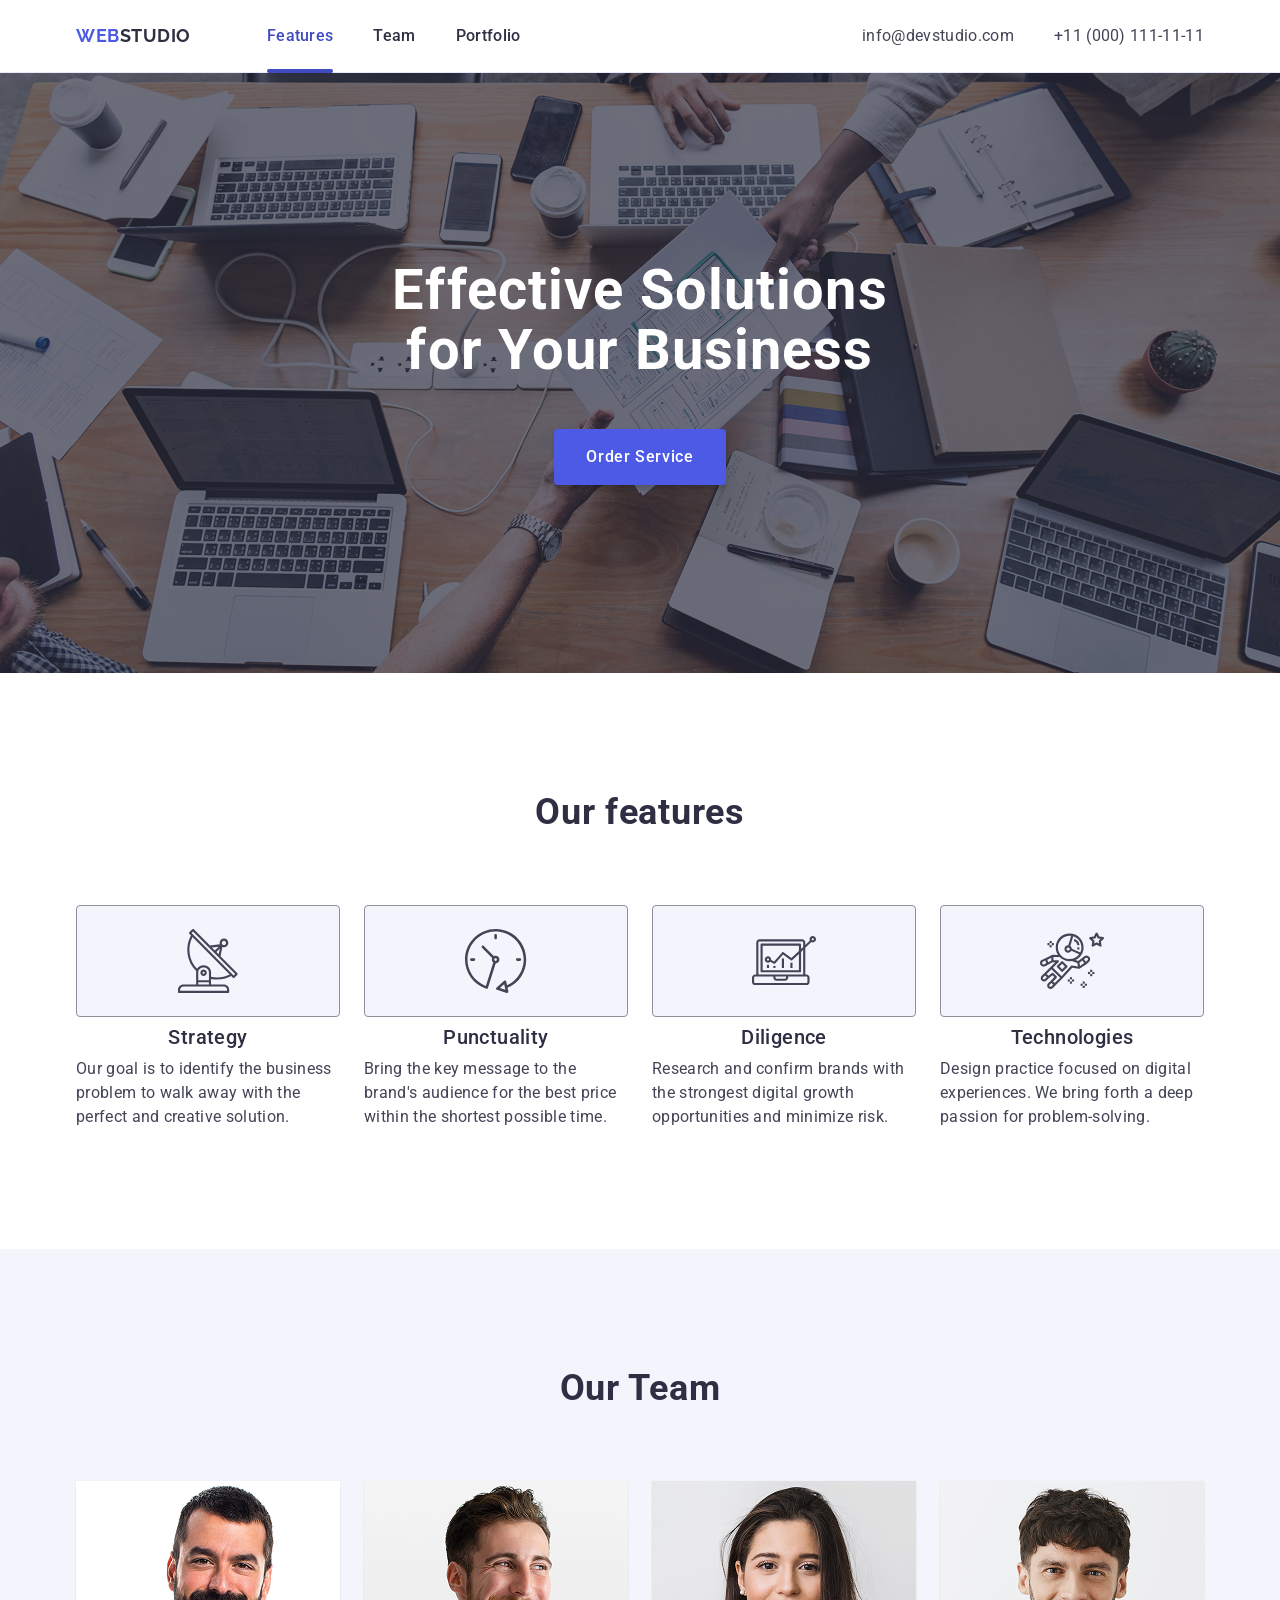
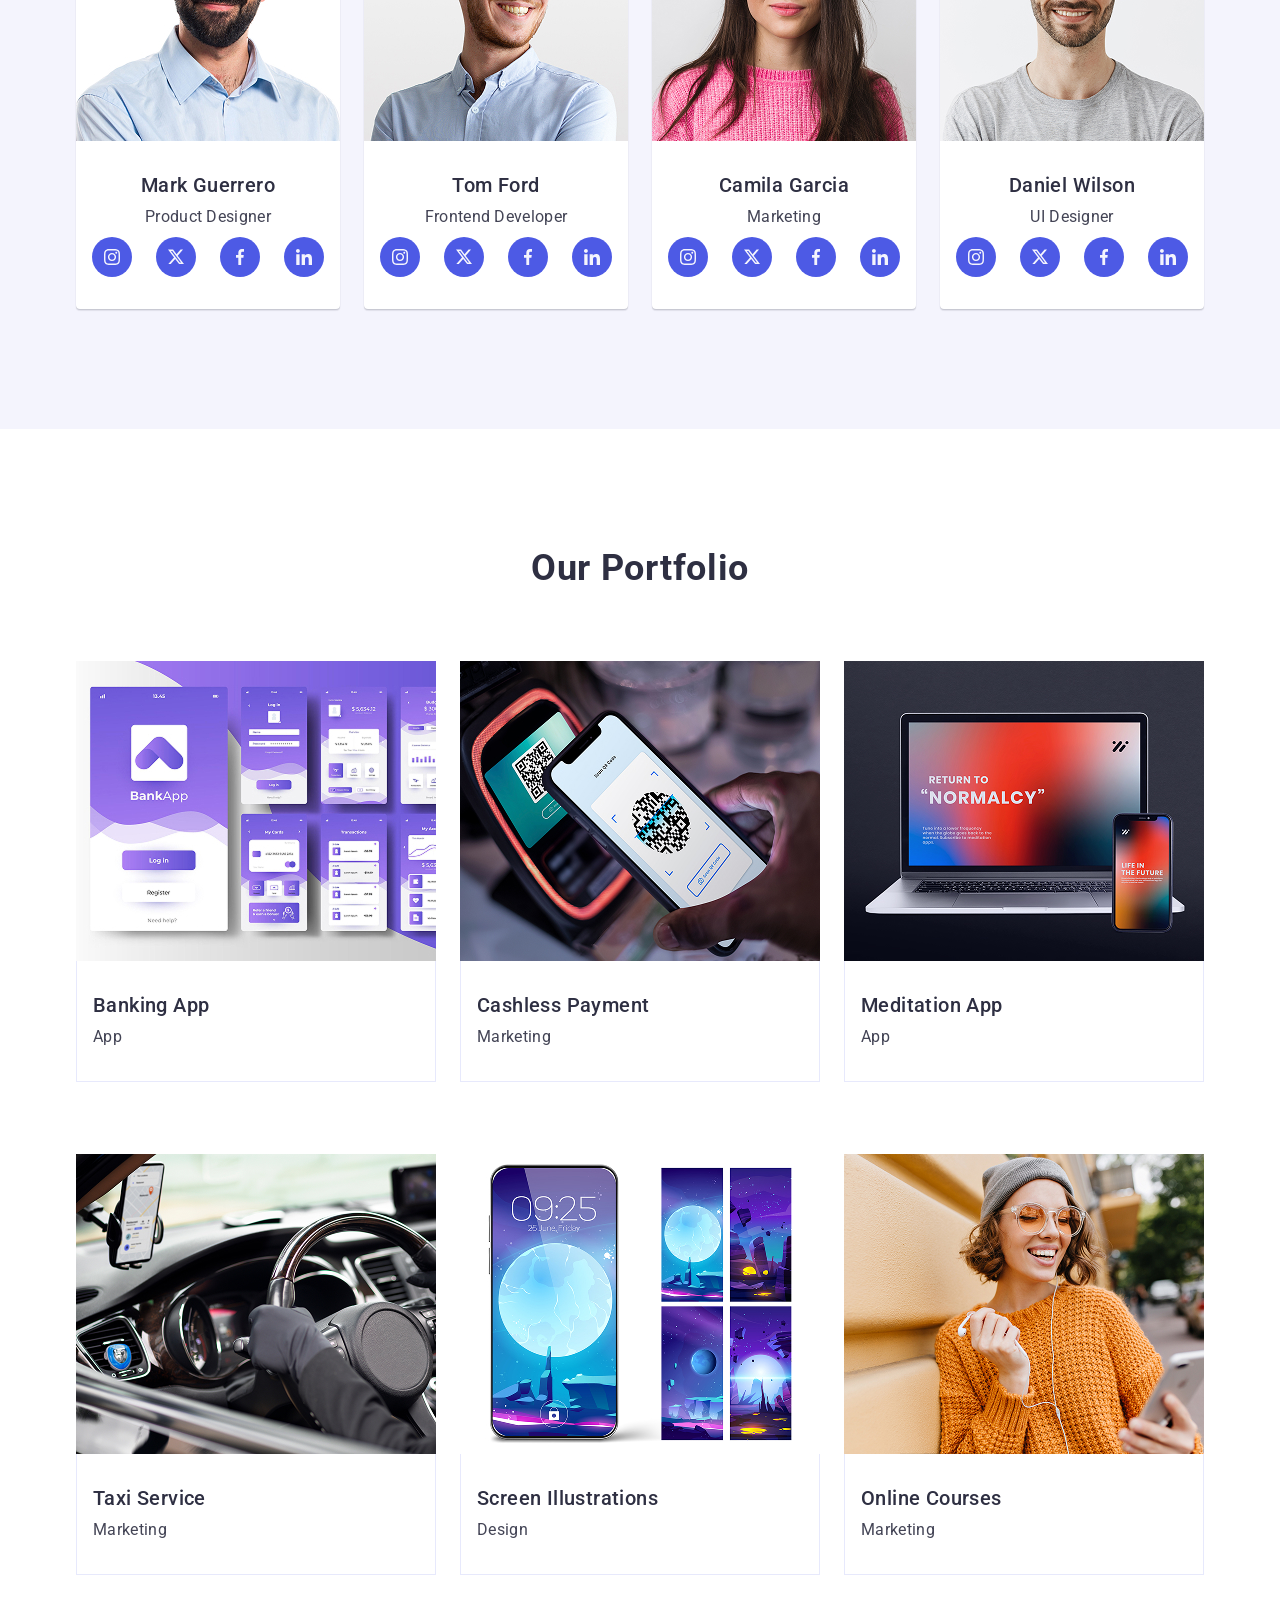
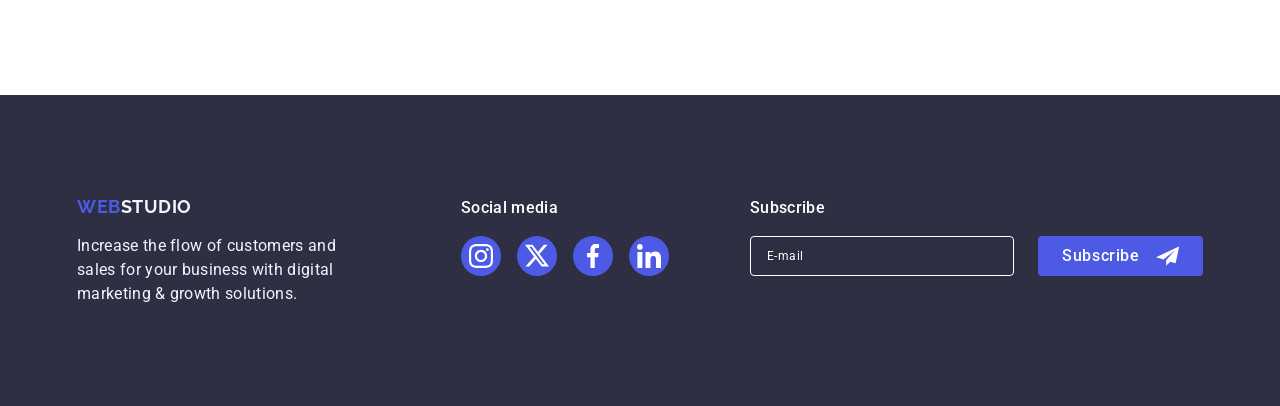
<file: index.html>
<!DOCTYPE html>
<html lang="en">
<head>
    <meta charset="UTF-8">
    <link rel="stylesheet" href="https://cdn.jsdelivr.net/npm/modern-normalize@3.0.1/modern-normalize.min.css">
    <link rel="preconnect" href="https://fonts.googleapis.com">
    <link rel="preconnect" href="https://fonts.gstatic.com" crossorigin>
    <link href="https://fonts.googleapis.com/css2?family=Raleway:ital,wght@0,100..900;1,100..900&family=Roboto:ital,wght@0,100..900;1,100..900&display=swap" rel="stylesheet">
    <link rel="stylesheet" href="./css/main.css">
    <meta name="viewport" content="width=device-width, initial-scale=1.0">
    <title>Main page</title>
</head>
<body>
    <header id="header" class="header">
    <div class="container container-header">
        <a href="./index.html" class="logo"><span class="web">WEB</span><span class="studio">STUDIO</span></a>
        <button class="menu-button" type="button">
    <svg class="menu-icon" width="24" height="24">
        <use href="./images/icons.svg#burger-icon"></use>
    </svg>
</button>
        
        <!-- navigation -->

        <nav class="navigation">
            <ul class="navig">
                <li class="nav-list-current"> <a href="#features" class="navig-points navig-points-current">Features</a></li>
                <li class="nav-list"> <a href="#team" class="navig-points">Team</a></li>
                <li class="nav-list"> <a href="#portfolio" class="navig-points">Portfolio</a></li>
            </ul>
        </nav>
        
        <!-- address -->
         <div class="header-address">
        <address class="address">
            <ul class="add">
                <li class="address-list"> <a href="mailto:info@devstudio.com" class="email">info@devstudio.com</a></li>
                <li class="address-list"><a href="tel:+110001111111" class="telephone">+11 (000) 111-11-11</a></li>
            </ul>
        </address>
        </div>
    </div>
    </header>
    
    <main>
<section id="hero" class="hero">
    <picture class="hero-picture">
        <!-- Mobile -->
        <source
            media="(max-width: 767px)"
            srcset="
                ./images/background/hero-mobile@1x.jpg 1x,
                ./images/background/hero-mobile@2x.jpg 2x"
        >

        <!-- Tablet -->
        <source
            media="(min-width: 768px) and (max-width: 1157px)"
            srcset="
                ./images/background/hero-tablet@1x.jpg 1x,
                ./images/background/hero-tablet@2x.jpg 2x
            "
        >

        <!-- Desktop -->
        <source
            media="(min-width: 1158px)"
            srcset="
                ./images/background/hero-desktop@1x.jpg 1x,
                ./images/background/hero-desktop@2x.jpg 2x
            "
        >

        <img
            class="hero-image"
            src="/images/background/hero-desktop@1x.jpg"
            srcset="
                ./images/background/hero-desktop@1x.jpg 1x,
                ./images/background/hero-desktop@2x.jpg 2x
            "
            alt=""
        >
    </picture>

    <div class="container container-hero">
        <h1 class="hero-title">
            Effective Solutions<br>for Your Business
        </h1>

        <button type="button" class="button">
            Order Service
        </button>
    </div>
</section>


    <!--features-->
    <section id="features" class="features">
        <div class="container container-features">
        <h2 class="features-title">Our features</h2>
        <ul class="features-list">
            <li class="features-item">
                <div class="features-image">
                <svg class="antena" width="64" height="64">
                    <use href="./images/icons.svg#antena"></use>
                </svg>
                </div>
                <h3 class="features-title3">Strategy</h3>
                <p class="features-p">Our goal is to identify the business problem to walk away with the perfect and creative solution.</p>
            </li>
            <li class="features-item">
                <div class="features-image">
                <svg class="" width="64" height="64">
                    <use href="./images/icons.svg#clock"></use>
                </svg>
                </div>
                <h3 class="features-title3">Punctuality</h3>
                <p class="features-p">Bring the key message to the brand's audience for the best price within the shortest possible time.</p>
            </li>
            <li class="features-item">
                <div class="features-image">
                <svg class="" width="64" height="64">
                    <use href="./images/icons.svg#diagram"></use>
                </svg>
                </div>
                <h3 class="features-title3">Diligence</h3>
                <p class="features-p">Research and confirm brands with the strongest digital growth opportunities and minimize risk.</p>
            </li>
            <li class="features-item">
                <div class="features-image">
                <svg class="" width="64" height="64">
                    <use href="./images/icons.svg#cosmonaut"></use>
                </svg>
                </div>
                <h3 class="features-title3">Technologies</h3>
                <p class="features-p">Design practice focused on digital experiences. We bring forth a deep passion for problem-solving.</p>
            </li>
        </ul>
        </div>
    </section>

    <!-- team -->
     <section id="team" class="team">
    <div class="container container-team">

        <h2 class="team-title">Our Team</h2>

        <ul class="members">

            <!-- Mark Guerrero -->
            <li class="card">
                <picture class="team-picture">
                    <source
                        media="(max-width: 767px)"
                        srcset="
                            ./images/team/team-1mobile@1x.jpg 1x,
                            ./images/team/team-1mobile@2x.jpg 2x"
                    >
                    <source
                        media="(min-width: 768px) and (max-width: 1157px)"
                        srcset="
                            ./images/team/team-1tablet@1x.jpg 1x,
                            ./images/team/team-1tablet@2x.jpg 2x"
                    >
                    <source
                        media="(min-width: 1158px)"
                        srcset="
                            ./images/team/team-1desktop@1x.jpg 1x,
                            ./images/team/team-1desktop@2x.jpg 2x"
                    >
                    <img
                        class="team-pic"
                        src="./images/team/team-1desktop@1x.jpg"
                        alt="Mark Guerrero"
                        width="264"
                    >
                </picture>

                <div class="team-specif">
                    <h3 class="team-name">Mark Guerrero</h3>
                    <p class="team-spec">Product Designer</p>

                    <div class="team-soc">
                        <ul class="team-social-list">
                            <li class="team-soc-list">
                                <a
                                    class="team-border-icon"
                                    href="#"
                                    aria-label="Instagram"
                                >
                                    <svg
                                        class="team-soc-icon"
                                        width="16"
                                        height="16"
                                    >
                                        <use href="./images/icons.svg#instagram"></use>
                                    </svg>
                                </a>
                            </li>

                            <li class="team-soc-list">
                                <a
                                    class="team-border-icon"
                                    href="#"
                                    aria-label="Twitter"
                                >
                                    <svg
                                        class="team-soc-icon"
                                        width="16"
                                        height="16"
                                    >
                                        <use href="./images/icons.svg#twitter"></use>
                                    </svg>
                                </a>
                            </li>

                            <li class="team-soc-list">
                                <a
                                    class="team-border-icon"
                                    href="#"
                                    aria-label="Facebook"
                                >
                                    <svg
                                        class="team-soc-icon"
                                        width="16"
                                        height="16"
                                    >
                                        <use href="./images/icons.svg#facebook"></use>
                                    </svg>
                                </a>
                            </li>

                            <li class="team-soc-list">
                                <a
                                    class="team-border-icon"
                                    href="#"
                                    aria-label="LinkedIn"
                                >
                                    <svg
                                        class="team-soc-icon"
                                        width="16"
                                        height="16"
                                    >
                                        <use href="./images/icons.svg#linkedin"></use>
                                    </svg>
                                </a>
                            </li>
                        </ul>
                    </div>
                </div>
            </li>


            <!-- Tom Ford -->
            <li class="card">
                <picture class="team-picture">
                    <source
                        media="(max-width: 767px)"
                        srcset="
                            ./images/team/team-2mobile@1x.jpg 1x,
                            ./images/team/team-2mobile@2x.jpg 2x"
                    >
                    <source
                        media="(min-width: 768px) and (max-width: 1157px)"
                        srcset="
                            ./images/team/team-2tablet@1x.jpg 1x,
                            ./images/team/team-2tablet@2x.jpg 2x"
                    >
                    <source
                        media="(min-width: 1158px)"
                        srcset="
                            ./images/team/team-2desktop@1x.jpg 1x,
                            ./images/team/team-2desktop@2x.jpg 2x"
                    >
                    <img
                        class="team-pic"
                        src="./images/team/team-2desktop@1x.jpg"
                        alt="Tom Ford"
                        width="264"
                    >
                </picture>

                <div class="team-specif">
                    <h3 class="team-name">Tom Ford</h3>
                    <p class="team-spec">Frontend Developer</p>

                    <div class="team-soc">
                        <ul class="team-social-list">
                            <li class="team-soc-list">
                                <a
                                    class="team-border-icon"
                                    href="#"
                                    aria-label="Instagram"
                                >
                                    <svg
                                        class="team-soc-icon"
                                        width="16"
                                        height="16"
                                    >
                                        <use href="./images/icons.svg#instagram"></use>
                                    </svg>
                                </a>
                            </li>

                            <li class="team-soc-list">
                                <a
                                    class="team-border-icon"
                                    href="#"
                                    aria-label="Twitter"
                                >
                                    <svg
                                        class="team-soc-icon"
                                        width="16"
                                        height="16"
                                    >
                                        <use href="./images/icons.svg#twitter"></use>
                                    </svg>
                                </a>
                            </li>

                            <li class="team-soc-list">
                                <a
                                    class="team-border-icon"
                                    href="#"
                                    aria-label="Facebook"
                                >
                                    <svg
                                        class="team-soc-icon"
                                        width="16"
                                        height="16"
                                    >
                                        <use href="./images/icons.svg#facebook"></use>
                                    </svg>
                                </a>
                            </li>

                            <li class="team-soc-list">
                                <a
                                    class="team-border-icon"
                                    href="#"
                                    aria-label="LinkedIn"
                                >
                                    <svg
                                        class="team-soc-icon"
                                        width="16"
                                        height="16"
                                    >
                                        <use href="./images/icons.svg#linkedin"></use>
                                    </svg>
                                </a>
                            </li>
                        </ul>
                    </div>
                </div>
            </li>


            <!-- Camila Garcia -->
            <li class="card">
                <picture class="team-picture">
                    <source
                        media="(max-width: 767px)"
                        srcset="
                            ./images/team/team-3mobile@1x.jpg 1x,
                            ./images/team/team-3mobile@2x.jpg 2x"
                    >
                    <source
                        media="(min-width: 768px) and (max-width: 1157px)"
                        srcset="
                            ./images/team/team-3tablet@1x.jpg 1x,
                            ./images/team/team-3tablet@2x.jpg 2x"
                    >
                    <source
                        media="(min-width: 1158px)"
                        srcset="
                            ./images/team/team-3desktop@1x.jpg 1x,
                            ./images/team/team-3desktop@2x.jpg 2x"
                    >
                    <img
                        class="team-pic"
                        src="./images/team/team-3desktop@1x.jpg"
                        alt="Camila Garcia"
                        width="264"
                    >
                </picture>

                <div class="team-specif">
                    <h3 class="team-name">Camila Garcia</h3>
                    <p class="team-spec">Marketing</p>

                    <div class="team-soc">
                        <ul class="team-social-list">
                            <li class="team-soc-list">
                                <a
                                    class="team-border-icon"
                                    href="#"
                                    aria-label="Instagram"
                                >
                                    <svg
                                        class="team-soc-icon"
                                        width="16"
                                        height="16"
                                    >
                                        <use href="./images/icons.svg#instagram"></use>
                                    </svg>
                                </a>
                            </li>

                            <li class="team-soc-list">
                                <a
                                    class="team-border-icon"
                                    href="#"
                                    aria-label="Twitter"
                                >
                                    <svg
                                        class="team-soc-icon"
                                        width="16"
                                        height="16"
                                    >
                                        <use href="./images/icons.svg#twitter"></use>
                                    </svg>
                                </a>
                            </li>

                            <li class="team-soc-list">
                                <a
                                    class="team-border-icon"
                                    href="#"
                                    aria-label="Facebook"
                                >
                                    <svg
                                        class="team-soc-icon"
                                        width="16"
                                        height="16"
                                    >
                                        <use href="./images/icons.svg#facebook"></use>
                                    </svg>
                                </a>
                            </li>

                            <li class="team-soc-list">
                                <a
                                    class="team-border-icon"
                                    href="#"
                                    aria-label="LinkedIn"
                                >
                                    <svg
                                        class="team-soc-icon"
                                        width="16"
                                        height="16"
                                    >
                                        <use href="./images/icons.svg#linkedin"></use>
                                    </svg>
                                </a>
                            </li>
                        </ul>
                    </div>
                </div>
            </li>


            <!-- Daniel Wilson -->
            <li class="card">
                <picture class="team-picture">
                    <source
                        media="(max-width: 767px)"
                        srcset="
                            ./images/team/team-4mobile@1x.jpg 1x,
                            ./images/team/team-4mobile@2x.jpg 2x"
                    >
                    <source
                        media="(min-width: 768px) and (max-width: 1157px)"
                        srcset="
                            ./images/team/team-4tablet@1x.jpg 1x,
                            ./images/team/team-4tablet@2x.jpg 2x"
                    >
                    <source
                        media="(min-width: 1158px)"
                        srcset="
                            ./images/team/team-4desktop@1x.jpg 1x,
                            ./images/team/team-4desktop@2x.jpg 2x"
                    >
                    <img
                        class="team-pic"
                        src="./images/team/team-4desktop@1x.jpg"
                        alt="Daniel Wilson"
                        width="264"
                    >
                </picture>

                <div class="team-specif">
                    <h3 class="team-name">Daniel Wilson</h3>
                    <p class="team-spec">UI Designer</p>

                    <div class="team-soc">
                        <ul class="team-social-list">
                            <li class="team-soc-list">
                                <a
                                    class="team-border-icon"
                                    href="#"
                                    aria-label="Instagram"
                                >
                                    <svg
                                        class="team-soc-icon"
                                        width="16"
                                        height="16"
                                    >
                                        <use href="./images/icons.svg#instagram"></use>
                                    </svg>
                                </a>
                            </li>

                            <li class="team-soc-list">
                                <a
                                    class="team-border-icon"
                                    href="#"
                                    aria-label="Twitter"
                                >
                                    <svg
                                        class="team-soc-icon"
                                        width="16"
                                        height="16"
                                    >
                                        <use href="./images/icons.svg#twitter"></use>
                                    </svg>
                                </a>
                            </li>

                            <li class="team-soc-list">
                                <a
                                    class="team-border-icon"
                                    href="#"
                                    aria-label="Facebook"
                                >
                                    <svg
                                        class="team-soc-icon"
                                        width="16"
                                        height="16"
                                    >
                                        <use href="./images/icons.svg#facebook"></use>
                                    </svg>
                                </a>
                            </li>

                            <li class="team-soc-list">
                                <a
                                    class="team-border-icon"
                                    href="#"
                                    aria-label="LinkedIn"
                                >
                                    <svg
                                        class="team-soc-icon"
                                        width="16"
                                        height="16"
                                    >
                                        <use href="./images/icons.svg#linkedin"></use>
                                    </svg>
                                </a>
                            </li>
                        </ul>
                    </div>
                </div>
            </li>

        </ul>
    </div>
</section>
    <section id="portfolio" class="portfolio">
  <div class="container container-portfolio">
    <h2 class="portfolio-title">Our Portfolio</h2>

    <ul class="portfolio-list">

      <!-- Portfolio 1 -->
      <li class="portfolio-items">
        <div class="portfolio-cover">
          <picture>
            <!-- Desktop -->
            <source
              media="(min-width: 1158px)"
              srcset="
                ./images/portfolio/Media-desktop@1x.jpg 1x,
                ./images/portfolio/Media-desktop@2x.jpg 2x
              "
            >

            <!-- Tablet -->
            <source
              media="(min-width: 768px)"
              srcset="
                ./images/portfolio/Media-tablet@1x.jpg 1x,
                ./images/portfolio/Media-tablet@2x.jpg 2x
              "
            >

            <!-- Mobile -->
            <source
              media="(max-width: 767px)"
              srcset="
                ./images/portfolio/Media-mobile@1x.jpg 1x,
                ./images/portfolio/Media-mobile@2x.jpg 2x
              "
            >

            <img
              src="./images/portfolio/Media-desktop@1x.jpg"
              alt="Banking App"
            >
          </picture>
        </div>

        <div class="portfolio-content">
          <h3 class="portfolio-title3">Banking App</h3>
          <p class="portfolio-text">App</p>
        </div>
      </li>

      <!-- Portfolio 2 -->
      <li class="portfolio-items">
        <div class="portfolio-cover">
          <picture>
            <!-- Desktop -->
            <source
              media="(min-width: 1158px)"
              srcset="
                ./images/portfolio/portfolio-desctop@1x.jpg 1x,
                ./images/portfolio/portfolio-desctop@2x.jpg 2x
              "
            >

            <!-- Tablet -->
            <source
              media="(min-width: 768px)"
              srcset="
                ./images/portfolio/portfolio-tablet@1x.jpg 1x,
                ./images/portfolio/portfolio-tablet@2x.jpg 2x
              "
            >

            <!-- Mobile -->
            <source
              media="(max-width: 767px)"
              srcset="
                ./images/portfolio/portfolio-mobile@1x.jpg 1x,
                ./images/portfolio/portfolio-mobile@1x@2x.jpg 2x
              "
            >

            <img
              src="./images/portfolio/portfolio-desctop@1x.jpg"
              alt="Cashless Payment"
            >
          </picture>
        </div>

        <div class="portfolio-content">
          <h3 class="portfolio-title3">Cashless Payment</h3>
          <p class="portfolio-text">Marketing</p>
        </div>
      </li>

      <!-- Portfolio 3 -->
      <li class="portfolio-items">
        <div class="portfolio-cover">
          <picture>
            <!-- Desktop -->
            <source
              media="(min-width: 1158px)"
              srcset="
                ./images/portfolio/Media-1desktop@1x.jpg 1x,
                ./images/portfolio/Media-desctop@2x-1.jpg 2x
              "
            >

            <!-- Tablet -->
            <source
              media="(min-width: 768px)"
              srcset="
                ./images/portfolio/Media-1tablet@1x.jpg 1x,
                ./images/portfolio/Media-tablet@2x-1.jpg 2x
              "
            >

            <!-- Mobile -->
            <source
              media="(max-width: 767px)"
              srcset="
                ./images/portfolio/Media-1mobile@1x.jpg 1x,
                ./images/portfolio/Media-mobile@2x-1.jpg 2x
              "
            >

            <img
              src="./images/portfolio/Media-1desktop@1x.jpg"
              alt="Meditation App"
            >
          </picture>
        </div>

        <div class="portfolio-content">
          <h3 class="portfolio-title3">Meditation App</h3>
          <p class="portfolio-text">App</p>
        </div>
      </li>

      <!-- Portfolio 4 -->
      <li class="portfolio-items">
        <div class="portfolio-cover">
          <picture>
            <!-- Desktop -->
            <source
              media="(min-width: 1158px)"
              srcset="
                ./images/portfolio/Media-2desktop@1x.jpg 1x,
                ./images/portfolio/Media-desktop@2x-2.jpg 2x
              "
            >

            <!-- Tablet -->
            <source
              media="(min-width: 768px)"
              srcset="
                ./images/portfolio/Media-2tablet@1x.jpg 1x,
                ./images/portfolio/Media-tablet@2x-2.jpg 2x
              "
            >

            <!-- Mobile -->
            <source
              media="(max-width: 767px)"
              srcset="
                ./images/portfolio/Media-2mobile@1x.jpg 1x,
                ./images/portfolio/Media-mobile@2x-2.jpg 2x
              "
            >

            <img
              src="./images/portfolio/Media-2desktop@1x.jpg"
              alt="Taxi Service"
            >
          </picture>
        </div>

        <div class="portfolio-content">
          <h3 class="portfolio-title3">Taxi Service</h3>
          <p class="portfolio-text">Marketing</p>
        </div>
      </li>

      <!-- Portfolio 5 -->
      <li class="portfolio-items">
        <div class="portfolio-cover">
          <picture>
            <!-- Desktop -->
            <source
              media="(min-width: 1158px)"
              srcset="
                ./images/portfolio/portfolio-1desctop@1x.jpg 1x,
                ./images/portfolio/portfolio-desctop@2x-1.jpg 2x
              "
            >

            <!-- Tablet -->
            <source
              media="(min-width: 768px)"
              srcset="
                ./images/portfolio/Media-3tablet@1x.jpg 1x,
                ./images/portfolio/Media-tablet@2x-3.jpg 2x
              "
            >

            <!-- Mobile -->
            <source
              media="(max-width: 767px)"
              srcset="
                ./images/portfolio/Media-3mobile@1x.jpg 1x,
                ./images/portfolio/Media-mobile@2x-3.jpg 2x
              "
            >

            <img
              src="./images/portfolio/portfolio-1desctop@1x.jpg"
              alt="Screen Illustrations"
            >
          </picture>
        </div>

        <div class="portfolio-content">
          <h3 class="portfolio-title3">Screen Illustrations</h3>
          <p class="portfolio-text">Design</p>
        </div>
      </li>

      <!-- Portfolio 6 -->
      <li class="portfolio-items">
        <div class="portfolio-cover">
          <picture>
            <!-- Desktop -->
            <source
              media="(min-width: 1158px)"
              srcset="
                ./images/portfolio/Media-3desctop@1x.jpg 1x,
                ./images/portfolio/Media-desctop@2x-3.jpg 2x
              "
            >

            <!-- Tablet -->
            <source
              media="(min-width: 768px)"
              srcset="
                ./images/portfolio/Media-4tablet@1x.jpg 1x,
                ./images/portfolio/Media-tablet@2x-4.jpg 2x
              "
            >

            <!-- Mobile -->
            <source
              media="(max-width: 767px)"
              srcset="
                ./images/portfolio/Media-4mobile@1x.jpg 1x,
                ./images/portfolio/Media-mobile@2x-4.jpg 2x
              "
            >

            <img
              src="./images/portfolio/Media-3desctop@1x.jpg"
              alt="Online Courses"
            >
          </picture>
        </div>

        <div class="portfolio-content">
          <h3 class="portfolio-title3">Online Courses</h3>
          <p class="portfolio-text">Marketing</p>
        </div>
      </li>

    </ul>
  </div>
</section>
    </main>

    <footer id="footer" class="footer">
        <div class="container container-footer">
            <div class="footer-itm">
        <a href="./index.html" class="footer-logo"><span class="footer-web">WEB</span>STUDIO</a>
        <p class="footer-desc">Increase the flow of customers and sales for your business with digital marketing & growth solutions.</P>
            </div>
            <div class="footer-socials">
                <h3 class="footersoc-title">Social media</h3>
            <ul class="footer-soc">
                <li class="footer-wind">
                <a class="footer-window" href="#">
                <svg class="footer-icons" width="24" height="24">
                    <use href="./images/icons.svg#instagram"></use>
                </svg>
                </a>
                </li>
                <li class="footer-wind">
                <a class="footer-window" href="#">
                <svg class="footer-icons-tw" width="24" height="24">
                    <use href="./images/icons.svg#twitter"></use>
                </svg>
                </a>
                </li>
                <li class="footer-wind">
                <a class="footer-window" href="#">
                <svg class="footer-icons-fb" width="24" height="24">
                    <use href="./images/icons.svg#facebook"></use>
                </svg>
                </a>
                </li>
                <li class="footer-wind">
                <a class="footer-window" href="#">
                <svg class="footer-icons" width="24" height="24">
                    <use href="./images/icons.svg#linkedin"></use>
                </svg>
                </a>
                </li>
                </ul>
            </div>
            <div class="footer-subscribe">
                <p class="footer-subscribe-title">Subscribe</p>
                <form class="footer-form">
                    <label>
                        <input class="footer-input" type="email" name="email" placeholder="E-mail">
                    </label>
                    <button class="footer-button" type="submit">Subscribe
                        <svg class="footer-button-icon" width="24" height="24">
                            <use href="./images/icons.svg#telegram"></use>
                        </svg>
                    </button>
                </form>
            </div>
        </div>
        </footer>
<div class="mobile-menu" id="mobile-menu">
    <div class="mobile-menu-container">

        <button class="mobile-menu-close" type="button">
            <svg class="mobile-menu-close-icon" width="8" height="8">
                <use href="./images/icons.svg#cross"></use>
            </svg>
        </button>

        <nav class="mobile-navigation">
            <ul class="mobile-navigation-list">
                <li class="mobile-navigation-item">
                    <a href="#features" class="mobile-navigation-link">Features</a>
                </li>
                <li class="mobile-navigation-item">
                    <a href="#team" class="mobile-navigation-link">Team</a>
                </li>
                <li class="mobile-navigation-item">
                    <a href="#portfolio" class="mobile-navigation-link">Portfolio</a>
                </li>
            </ul>
        </nav>

        <address class="mobile-address">
    <ul class="mobile-address-list">
        <li>
            <a href="tel:+110001111111" class="mobile-telephone">
                +11 (000) 111-11-11
            </a>
        </li>
        <li>
            <a href="mailto:info@devstudio.com" class="mobile-email">
                info@devstudio.com
            </a>
        </li>
    </ul>
</address>

        <ul class="mobile-social-list">
            <li>
                <a href="#" class="mobile-social-link">
                    <svg width="24" height="24">
                        <use href="./images/icons.svg#instagram"></use>
                    </svg>
                </a>
            </li>

            <li>
                <a href="#" class="mobile-social-link">
                    <svg width="24" height="24">
                        <use href="./images/icons.svg#twitter"></use>
                    </svg>
                </a>
            </li>

            <li>
                <a href="#" class="mobile-social-link">
                    <svg width="24" height="24">
                        <use href="./images/icons.svg#facebook"></use>
                    </svg>
                </a>
            </li>

            <li>
                <a href="#" class="mobile-social-link">
                    <svg width="24" height="24">
                        <use href="./images/icons.svg#linkedin"></use>
                    </svg>
                </a>
            </li>
        </ul>

    </div>
</div>
<div class="backdrop" id="modal">
  <div class="modal">

    <button type="button" class="close-window">
      <svg class="cross" width="8" height="8">
        <use href="./images/icons.svg#cross"></use>
      </svg>
    </button>

    <p class="form-title">
      Leave your contacts and we will call you back
    </p>

    <form class="form">

      <div class="form-points">

        <div class="label-input">
          <label for="name" class="form-input">Name</label>

          <input type="text" name="username" id="name" class="form-field">

          <svg class="form-icon" width="18" height="24">
            <use href="./images/icons.svg#personal"></use>
          </svg>
        </div>

        <div class="label-input">
          <label for="telephone" class="form-input">Phone</label>

          <input type="tel" name="telephone" id="telephone" class="form-field">

          <svg class="form-icon" width="18" height="24">
            <use href="./images/icons.svg#tel"></use>
          </svg>
        </div>

        <div class="label-input">
          <label for="email" class="form-input">Email</label>

          <input type="email" name="email" id="email" class="form-field">

          <svg class="form-icon" width="18" height="24">
            <use href="./images/icons.svg#e-mail"></use>
          </svg>
        </div>

        <div class="label-input">
          <label for="comment" class="form-input">Comment</label>

          <textarea name="comment" class="comment" id="comment" placeholder="Text input"
          ></textarea>
        </div>

        <div class="checkbox-field">
          <input class="privacy-checkbox visually-hidden" type="checkbox" id="privacy" name="privacy" value="true">

          <label class="privacy-label" for="privacy">

            <span class="custom-checkbox">
              <svg class="checkbox-icon" width="10" height="8">
                <use href="./images/icons.svg#check-mark"></use>
              </svg>
            </span>

            <span class="checkbox-description">
              I accept the terms and conditions of the
              <a class="privacy" href="">Privacy Policy</a>
            </span>

          </label>
        </div>

        <div class="button-sec">
          <button type="submit" class="button-send">Send</button>
        </div>

      </div>

    </form>
</div>
</div>
</body>
</html>
</file>
<file: css/main.css>
@import './common.css';
@import './header.css';
@import './hero.css';
@import './features.css';
@import './team.css';
@import './portfolio.css';
@import './footer.css';
@import './modal.css';
@import './mobile-menu.css';
</file>
